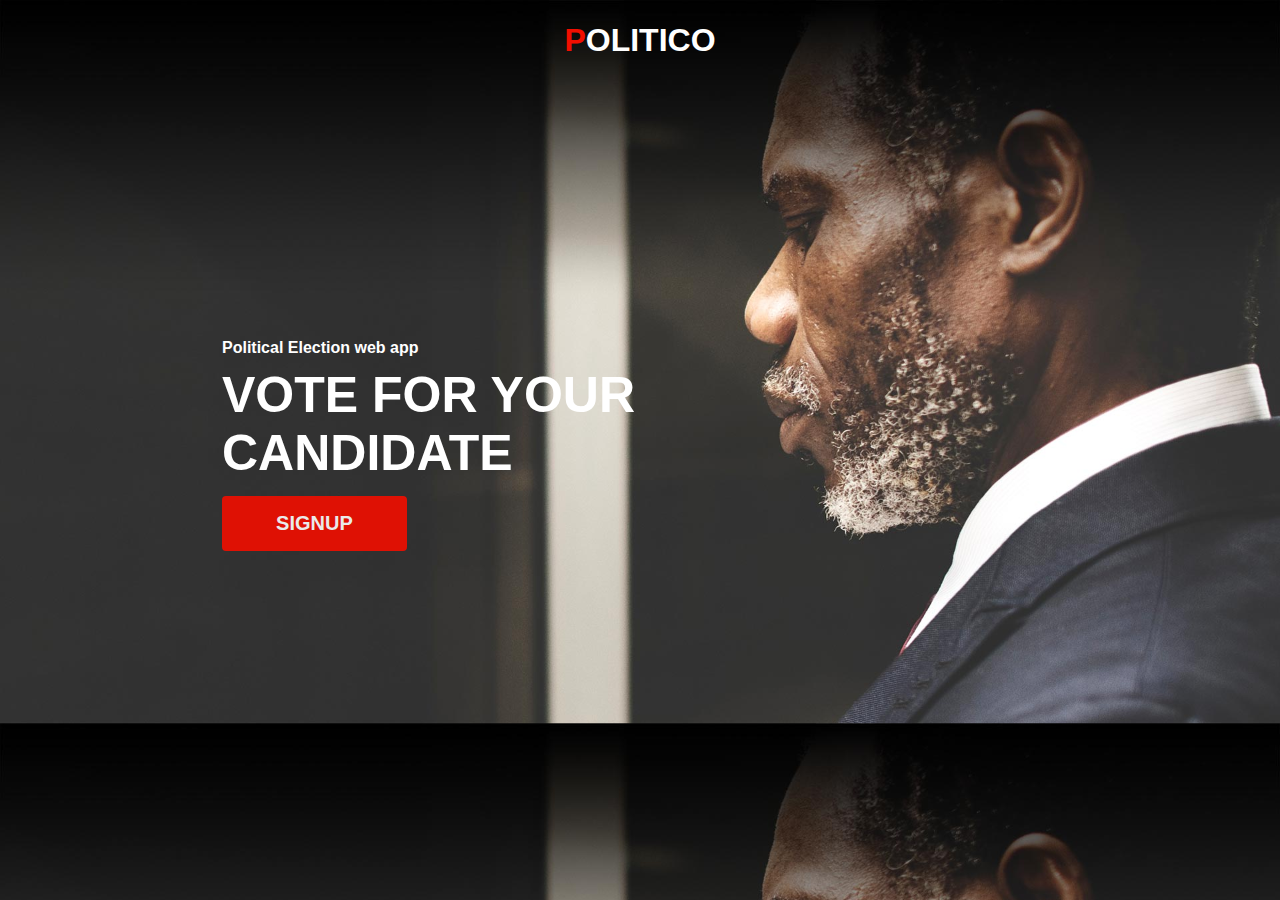
<file: UI/html/index.html>
<!DOCTYPE html>
<html>
  <head>
    <meta name="viewport" content="width=device-width, initial-scale=1.0">
    <!--stylesheet-->
    <link href="../css/authentication/signup.css" rel="stylesheet" type="text/css">
    <link  href="../css/authentication/signin.css" rel="stylesheet" type="text/css">


    <!--Font Awesome-->
    <link rel="stylesheet" href="https://use.fontawesome.com/releases/v5.6.0/css/all.css" integrity="sha384-aOkxzJ5uQz7WBObEZcHvV5JvRW3TUc2rNPA7pe3AwnsUohiw1Vj2Rgx2KSOkF5+h" crossorigin="anonymous">

  </head>
  <body id="body-background2">
    <!--navbar-->
    <nav>
      <a href="../index.html"><h1><span>P</span>OLITICO</h1></a>
    </nav>
    <div class="row" style="padding-bottom: 4%;">
        <div class="column" id="sizeup"> 
          <p id="register-start">Political Election web app</p>
          <p class="register-heading">VOTE FOR YOUR <br /> CANDIDATE</p>
          <div id="control-panel">
            <a href="../meetups/meetups.html"><button id="admin">SIGNUP</button></a>
          </div>
        </div>
        <div class="column">
          
        </div>
      </div>
</body>
</html>
</file>
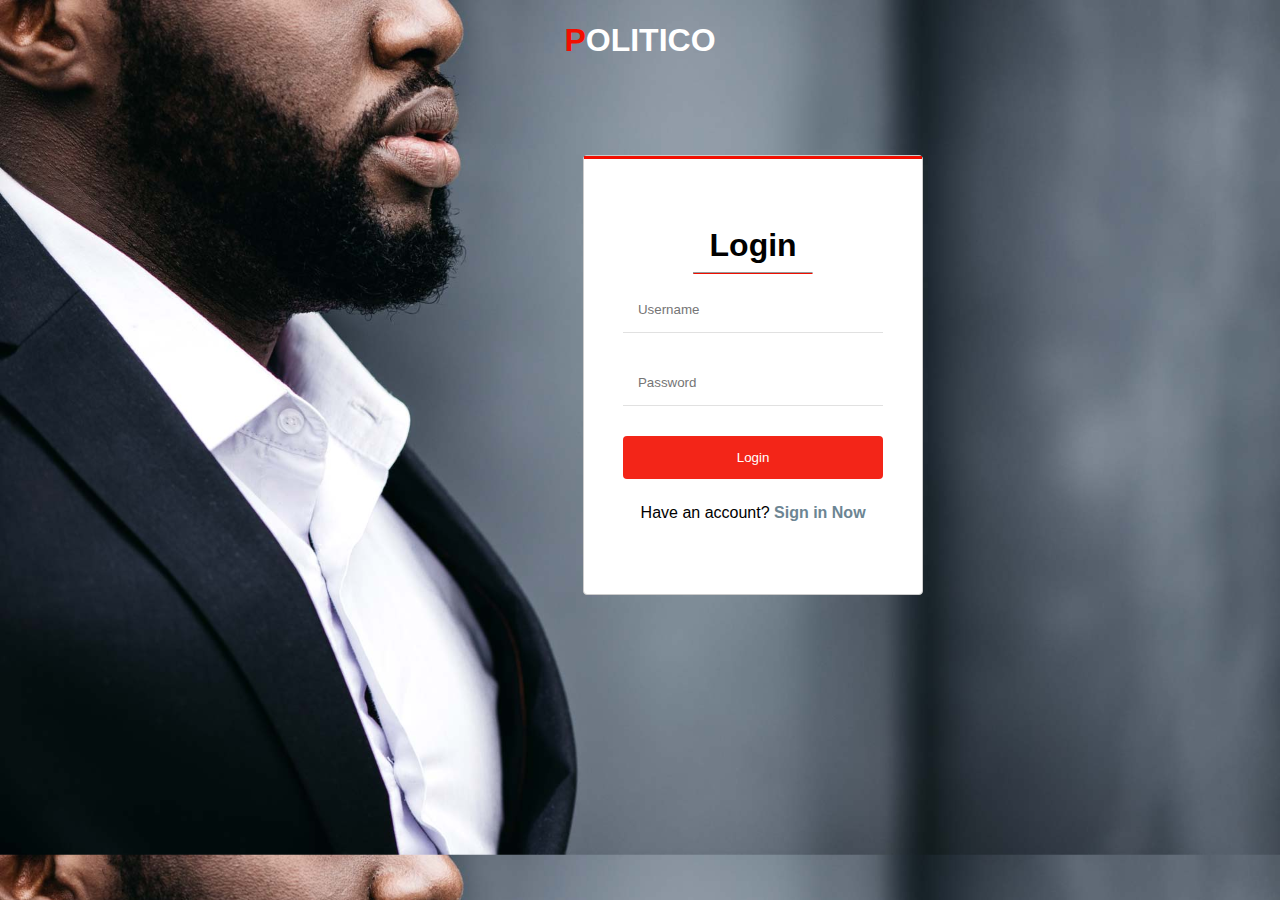
<file: UI/html/authentication/signin.html>
<!DOCTYPE html>
<html>
  <head>
    <meta name="viewport" content="width=device-width, initial-scale=1.0">
    <!--stylesheet-->
    <link href="../../css/authentication/signup.css" rel="stylesheet" type="text/css">

    <!--Font Awesome-->
    <link rel="stylesheet" href="https://use.fontawesome.com/releases/v5.6.0/css/all.css" integrity="sha384-aOkxzJ5uQz7WBObEZcHvV5JvRW3TUc2rNPA7pe3AwnsUohiw1Vj2Rgx2KSOkF5+h" crossorigin="anonymous">

  </head>
  <body id="body-background">
    <!--navbar-->
    <nav>
      <a href="../index.html"><h1><span>P</span>OLITICO</h1></a>
    </nav>
    <div class="row" style="padding-bottom: 4%;">
        <div id="signupcolumn2">
          <form action="#" id="register-form3">
            <div class="signingheader">
              <h1 class="header">Login</h1>
              <hr />
            </div>
            <div class="container">
              
              <input type="text" placeholder="Username" name="email" required>
                
              <input type="password" placeholder="Password" name="psw" required>
    
              <div class="clearfix">
                <a href="../index.html"><button type="submit" class="signupbtn">Login</button></a>
              </div>
              <a href="../political/political.html" id="signin"><p id="signin">Have an account? <span id="inner">Sign in Now</span></p></a>
            </div>
          </form> 
        </div>
      </div>
  </body>
</html>
</file>
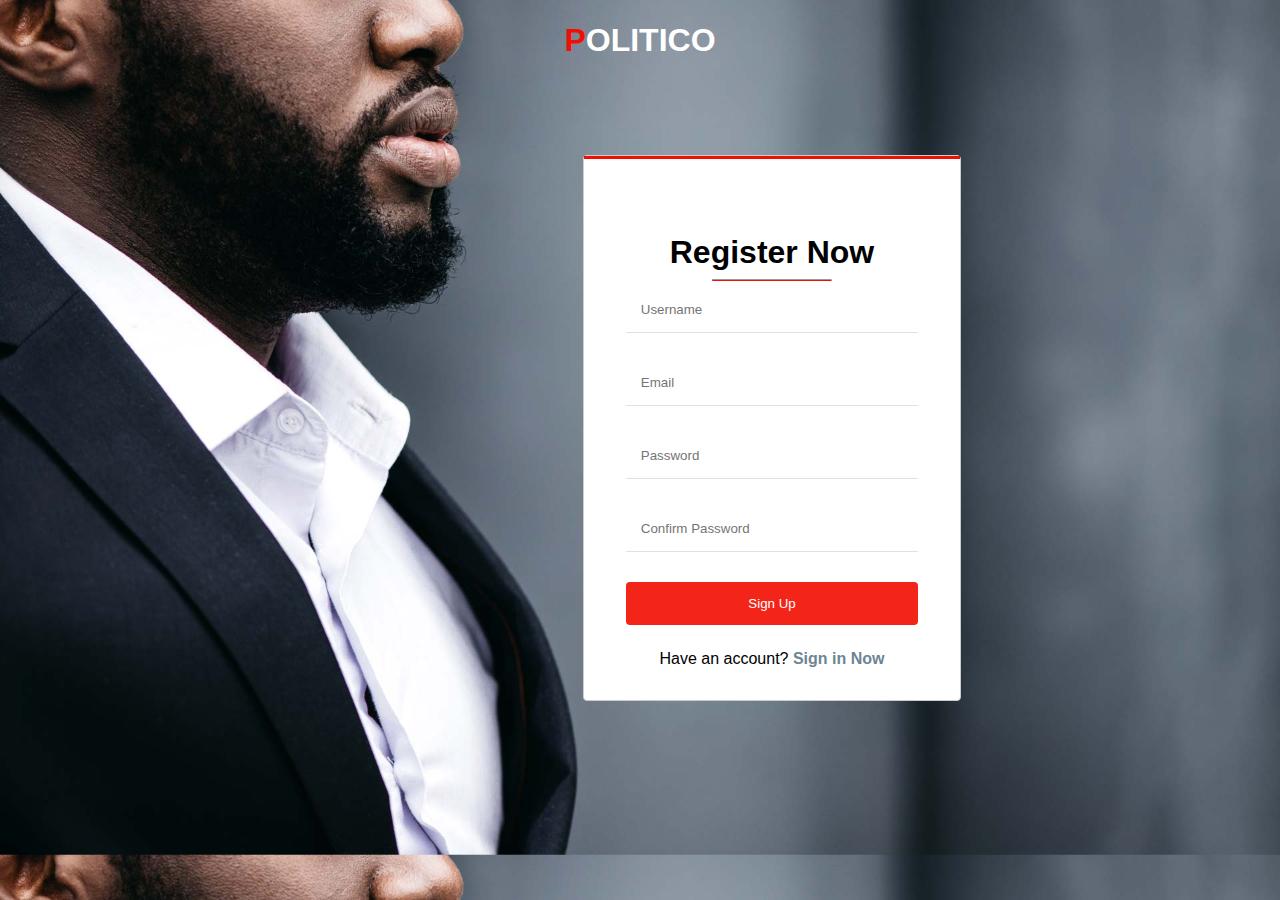
<file: UI/html/authentication/signup.html>
<!DOCTYPE html>
<html>
  <head>
    <meta name="viewport" content="width=device-width, initial-scale=1.0">
    <!--stylesheet-->
    <link href="../../css/authentication/signup.css" rel="stylesheet" type="text/css">

    <!--Font Awesome-->
    <link rel="stylesheet" href="https://use.fontawesome.com/releases/v5.6.0/css/all.css" integrity="sha384-aOkxzJ5uQz7WBObEZcHvV5JvRW3TUc2rNPA7pe3AwnsUohiw1Vj2Rgx2KSOkF5+h" crossorigin="anonymous">

  </head>
  <body id="body-background">
    <!--navbar-->
    <nav>
      <a href="../index.html"><h1><span>P</span>OLITICO</h1></a>
    </nav>
    <div class="row" style="padding-bottom: 4%;">
        <div id="signupcolumn2">
          <form action="#" id="register-form">
            <div class="signingheader">
              <h1 class="header">Register Now</h1>
              <hr />
            </div>
            <div class="container">
              
              <input type="text" placeholder="Username" name="email" required>
    
              <input type="text" placeholder="Email" name="email" required>
            
              <input type="password" placeholder="Password" name="psw" required>
            
              <input type="password" placeholder="Confirm Password" name="psw-repeat" required>
    
              <div class="clearfix">
                <a href="../index.html"><button type="submit" class="signupbtn">Sign Up</button></a>
              </div>
              <a href="signin.html" id="signin"><p id="signin">Have an account? <span id="inner">Sign in Now</span></p></a>
            </div>
          </form> 
        </div>
      </div>
</body>
</html>
</file>
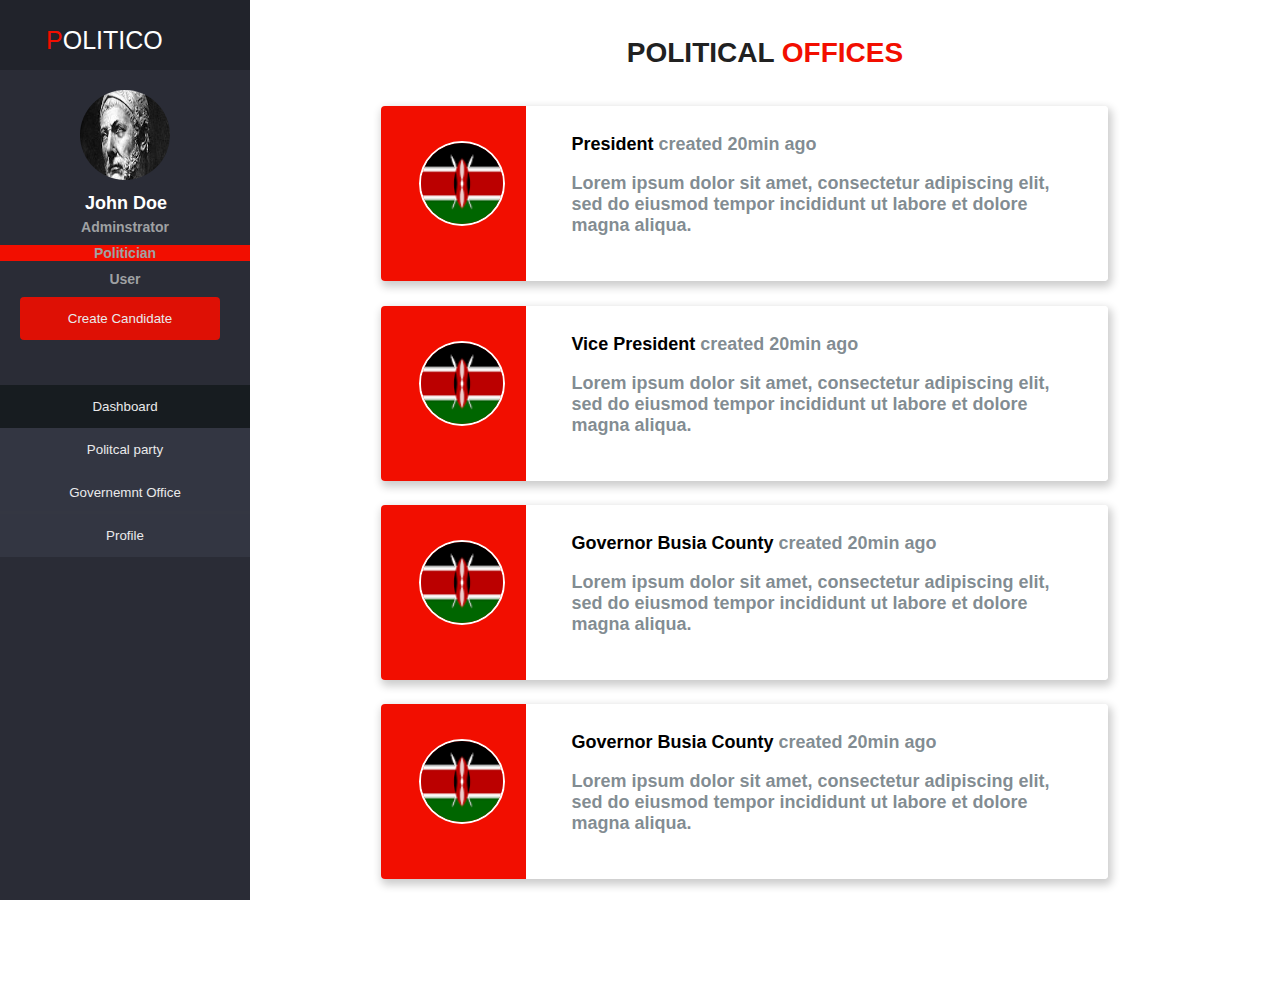
<file: UI/html/candidates/candidate.html>
<!DOCTYPE html>
<html>
  <head>
    <meta name="viewport" content="width=device-width, initial-scale=1.0">
    <!--stylesheet-->
    <link href="../../css/political/political.css" rel="stylesheet" type="text/css">
    
    <!--Font Awesome-->
    <link rel="stylesheet" href="https://use.fontawesome.com/releases/v5.6.0/css/all.css" integrity="sha384-aOkxzJ5uQz7WBObEZcHvV5JvRW3TUc2rNPA7pe3AwnsUohiw1Vj2Rgx2KSOkF5+h" crossorigin="anonymous">
  </head>
  <body>
    <div class="sidenav">
      <div id="header-div">
        <a href="../index.html" id="header">P<span id="header-body">OLITICO</span></a>
      </div>
      <img src="../../img/admin.jpeg" alt="prof pic" id="profilepicture"/>
      <h6 class="name">John Doe</h6>
      <a href="../political/political.html" class="link-button"><h6 class="name2">Adminstrator</h6></a>
      <a href="./candidate.html" class="link-button active"><h6 class="name2" >Politician</h6></a>
      <a href="../political/userPolitical.html" class="link-button"><h6 class="name2">User</h6></a>
      <button id="createparty">Create Candidate</button>
      
      <!--the modal-->
      <div id="myModal" class="modal">

          <div class="modal-content">
            <span class="close">&times;</span>

            <form action="#">
              
              <div class="container">
                
                
                 
                <input type="text" placeholder="Title" name="title" required>

                <input type="text" placeholder="Description" name="description" required>

                <input type="text" placeholder="Profile Picture" name="profile picture">

                <input type="text" placeholder="Leader" name="leader" required>

                <input type="text" placeholder="Leaders Picture" name="leader picture" required>

                <div class="clearfix">
                  <a href="../meetups/meetups.html"><button type="submit" id="signupbtn2">Create Candidate</button></a>
                </div>
              </div>
            </form> 
          </div>
      </div>

      <div id="header-div-body">
        <button class="dashboard">Dashboard</button>
        <a href="../political/political.html" class="link-button"><button class="dashboard2">Politcal party</button></a>
        <a href="../political/office.html" class="link-button"><button class="dashboard2">Governemnt Office</button></a>
        <a href="../political/profile.html" class="link-button"><button class="dashboard2">Profile</button></a>
      </div>

    </div>

    <div class="main">
      <div id="meetups-container">
        <div id="meetup-container">
          <h4>POLITICAL <span id="parties">OFFICES</span></h4>

            <div class="question-div"> 
                <div class="row">
                    <div class="column1" style="background-color:#f20e00;">
                        <img src="../../img/kenya.png" alt="avatar" id="avatar-img">                      
                    </div>
                    <div class="column2" style="background-color:#ffffff;">
                      <p id="column-p"><span>President</span> created 20min ago</p>
                      <p id="column-p">Lorem ipsum dolor sit amet, consectetur adipiscing elit, 
                        sed do eiusmod tempor incididunt ut labore et dolore magna aliqua. 
                      </p>
                      <!-- <div class="icon-result">
                        <i class="fas fa-thumbs-up result" style="color: #ffcf4a;"><span style="color: #ffcf4a;">. 12</span></i>
                        <i class="fas fa-thumbs-down result" style="color: #ff6386;"><span style="color: #ff6386;">. 14</span></i>
                        <a href="../comments/comments.html">
                          <i class="fas fa-comments result" style="color:#00a3ee"><span style="color:#00a3ee">. 2</span></i>
                        </a>
                      </div> -->
                    </div>
                  </div>
            </div>
            <div class="question-div"> 
                <div class="row">
                    <div class="column1" style="background-color:#f20e00;">
                        <img src="../../img/kenya.png" alt="avatar" id="avatar-img">                      
                    </div>
                    <div class="column2" style="background-color:#ffffff;">
                      <p id="column-p"><span>Vice President</span> created 20min ago</p>
                      <p id="column-p">Lorem ipsum dolor sit amet, consectetur adipiscing elit, 
                          sed do eiusmod tempor incididunt ut labore et dolore magna aliqua. </p>
                      <!-- <div class="icon-result">
                        <i class="fas fa-thumbs-up result" style="color: #ffcf4a;"><span style="color: #ffcf4a;">. 12</span></i>
                        <i class="fas fa-thumbs-down result" style="color: #ff6386;"><span style="color: #ff6386;">. 14</span></i>
                        <a href="../comments/comments.html">
                          <i class="fas fa-comments result" style="color:#00a3ee"><span style="color:#00a3ee">. 5</span></i>
                        </a>
                      </div> -->
                    </div>
                  </div>
            </div>
            <div class="question-div"> 
                <div class="row">
                    <div class="column1" style="background-color:#f20e00;">
                        <img src="../../img/kenya.png" alt="avatar" id="avatar-img">                      
                    </div>
                    <div class="column2" style="background-color:#ffffff;">
                      <p id="column-p"><span>Governor Busia County</span> created 20min ago</p>
                      <p id="column-p">Lorem ipsum dolor sit amet, consectetur adipiscing elit, 
                          sed do eiusmod tempor incididunt ut labore et dolore magna aliqua. </p>
                      <!-- <div class="icon-result">
                        <i class="fas fa-thumbs-up result" style="color: #ffcf4a;"><span style="color: #ffcf4a;">. 12</span></i>
                        <i class="fas fa-thumbs-down result" style="color: #ff6386;"><span style="color: #ff6386;">. 14</span></i>
                        <a href="../comments/comments.html">
                          <i class="fas fa-comments result" style="color:#00a3ee"><span style="color:#00a3ee">. 2</span></i>
                        </a>
                      </div> -->
                    </div>
                  </div>
            </div>

            <div class="question-div"> 
              <div class="row">
                  <div class="column1" style="background-color:#f20e00;">
                      <img src="../../img/kenya.png" alt="avatar" id="avatar-img">                      
                  </div>
                  <div class="column2" style="background-color:#ffffff;">
                    <p id="column-p"><span>Governor Busia County</span> created 20min ago</p>
                    <p id="column-p">Lorem ipsum dolor sit amet, consectetur adipiscing elit, 
                        sed do eiusmod tempor incididunt ut labore et dolore magna aliqua. </p>
                    <!-- <div class="icon-result">
                      <i class="fas fa-thumbs-up result" style="color: #ffcf4a;"><span style="color: #ffcf4a;">. 12</span></i>
                      <i class="fas fa-thumbs-down result" style="color: #ff6386;"><span style="color: #ff6386;">. 14</span></i>
                      <a href="../comments/comments.html">
                        <i class="fas fa-comments result" style="color:#00a3ee"><span style="color:#00a3ee">. 2</span></i>
                      </a>
                    </div> -->
                  </div>
                </div>
          </div>
      </div>
    </div>

    <!--custom javascript-->
    <script src="../../js/script.js" ></script>
  </body>
</html>
</file>
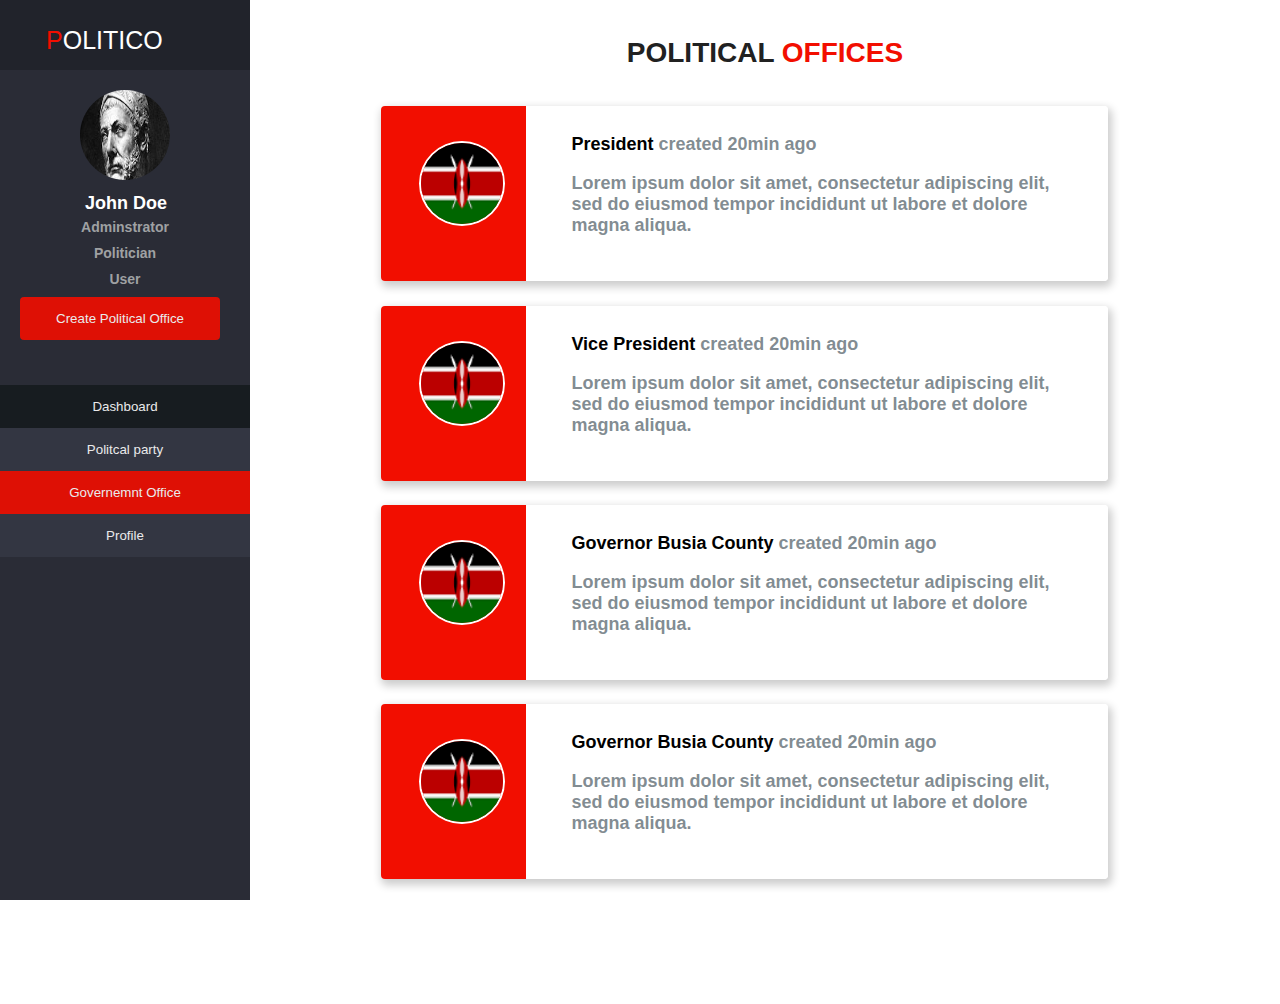
<file: UI/html/political/office.html>
<!DOCTYPE html>
<html>
  <head>
    <meta name="viewport" content="width=device-width, initial-scale=1.0">
    <!--stylesheet-->
    <link href="../../css/political/political.css" rel="stylesheet" type="text/css">
    
    <!--Font Awesome-->
    <link rel="stylesheet" href="https://use.fontawesome.com/releases/v5.6.0/css/all.css" integrity="sha384-aOkxzJ5uQz7WBObEZcHvV5JvRW3TUc2rNPA7pe3AwnsUohiw1Vj2Rgx2KSOkF5+h" crossorigin="anonymous">
  </head>
  <body>
    <div class="sidenav">
      <div id="header-div">
        <a href="../index.html" id="header">P<span id="header-body">OLITICO</span></a>
      </div>
      <img src="../../img/admin.jpeg" alt="prof pic" id="profilepicture"/>
      <h6 class="name">John Doe</h6>
      <a href="./political.html" class="link-button"><h6 class="name2">Adminstrator</h6></a>
      <a href="#" class="link-button"><h6 class="name2" >Politician</h6></a>
      <a href="./userPolitical.html" class="link-button"><h6 class="name2">User</h6></a>
      <button id="createparty">Create Political Office</button>
      
      <!--the modal-->
      <div id="myModal" class="modal">

          <div class="modal-content">
            <span class="close">&times;</span>

            <form action="#">
              
              <div class="container">
                
                
                 
                <input type="text" placeholder="Title" name="title" required>

                <input type="text" placeholder="Description" name="description" required>

                <input type="text" placeholder="Profile Picture" name="profile picture">

                <input type="text" placeholder="Leader" name="leader" required>

                <input type="text" placeholder="Leaders Picture" name="leader picture" required>

                <div class="clearfix">
                  <a href="../meetups/meetups.html"><button type="submit" id="signupbtn2">Create Office</button></a>
                </div>
              </div>
            </form> 
          </div>
      </div>

      <div id="header-div-body">
        <button class="dashboard">Dashboard</button>
        <a href="./political.html" class="link-button"><button class="dashboard2">Politcal party</button></a>
        <a href="./office.html" class="link-button"><button class="active">Governemnt Office</button></a>
        <a href="./profile.html" class="link-button"><button class="dashboard2">Profile</button></a>
      </div>

    </div>

    <div class="main">
      <div id="meetups-container">
        <div id="meetup-container">
          <h4>POLITICAL <span id="parties">OFFICES</span></h4>

            <div class="question-div"> 
                <div class="row">
                    <div class="column1" style="background-color:#f20e00;">
                        <img src="../../img/kenya.png" alt="avatar" id="avatar-img">                      
                    </div>
                    <div class="column2" style="background-color:#ffffff;">
                      <p id="column-p"><span>President</span> created 20min ago</p>
                      <p id="column-p">Lorem ipsum dolor sit amet, consectetur adipiscing elit, 
                        sed do eiusmod tempor incididunt ut labore et dolore magna aliqua. 
                      </p>
                      <!-- <div class="icon-result">
                        <i class="fas fa-thumbs-up result" style="color: #ffcf4a;"><span style="color: #ffcf4a;">. 12</span></i>
                        <i class="fas fa-thumbs-down result" style="color: #ff6386;"><span style="color: #ff6386;">. 14</span></i>
                        <a href="../comments/comments.html">
                          <i class="fas fa-comments result" style="color:#00a3ee"><span style="color:#00a3ee">. 2</span></i>
                        </a>
                      </div> -->
                    </div>
                  </div>
            </div>
            <div class="question-div"> 
                <div class="row">
                    <div class="column1" style="background-color:#f20e00;">
                        <img src="../../img/kenya.png" alt="avatar" id="avatar-img">                      
                    </div>
                    <div class="column2" style="background-color:#ffffff;">
                      <p id="column-p"><span>Vice President</span> created 20min ago</p>
                      <p id="column-p">Lorem ipsum dolor sit amet, consectetur adipiscing elit, 
                          sed do eiusmod tempor incididunt ut labore et dolore magna aliqua. </p>
                      <!-- <div class="icon-result">
                        <i class="fas fa-thumbs-up result" style="color: #ffcf4a;"><span style="color: #ffcf4a;">. 12</span></i>
                        <i class="fas fa-thumbs-down result" style="color: #ff6386;"><span style="color: #ff6386;">. 14</span></i>
                        <a href="../comments/comments.html">
                          <i class="fas fa-comments result" style="color:#00a3ee"><span style="color:#00a3ee">. 5</span></i>
                        </a>
                      </div> -->
                    </div>
                  </div>
            </div>
            <div class="question-div"> 
                <div class="row">
                    <div class="column1" style="background-color:#f20e00;">
                        <img src="../../img/kenya.png" alt="avatar" id="avatar-img">                      
                    </div>
                    <div class="column2" style="background-color:#ffffff;">
                      <p id="column-p"><span>Governor Busia County</span> created 20min ago</p>
                      <p id="column-p">Lorem ipsum dolor sit amet, consectetur adipiscing elit, 
                          sed do eiusmod tempor incididunt ut labore et dolore magna aliqua. </p>
                      <!-- <div class="icon-result">
                        <i class="fas fa-thumbs-up result" style="color: #ffcf4a;"><span style="color: #ffcf4a;">. 12</span></i>
                        <i class="fas fa-thumbs-down result" style="color: #ff6386;"><span style="color: #ff6386;">. 14</span></i>
                        <a href="../comments/comments.html">
                          <i class="fas fa-comments result" style="color:#00a3ee"><span style="color:#00a3ee">. 2</span></i>
                        </a>
                      </div> -->
                    </div>
                  </div>
            </div>

            <div class="question-div"> 
              <div class="row">
                  <div class="column1" style="background-color:#f20e00;">
                      <img src="../../img/kenya.png" alt="avatar" id="avatar-img">                      
                  </div>
                  <div class="column2" style="background-color:#ffffff;">
                    <p id="column-p"><span>Governor Busia County</span> created 20min ago</p>
                    <p id="column-p">Lorem ipsum dolor sit amet, consectetur adipiscing elit, 
                        sed do eiusmod tempor incididunt ut labore et dolore magna aliqua. </p>
                    <!-- <div class="icon-result">
                      <i class="fas fa-thumbs-up result" style="color: #ffcf4a;"><span style="color: #ffcf4a;">. 12</span></i>
                      <i class="fas fa-thumbs-down result" style="color: #ff6386;"><span style="color: #ff6386;">. 14</span></i>
                      <a href="../comments/comments.html">
                        <i class="fas fa-comments result" style="color:#00a3ee"><span style="color:#00a3ee">. 2</span></i>
                      </a>
                    </div> -->
                  </div>
                </div>
          </div>
      </div>
    </div>

    <!--custom javascript-->
    <script src="../../js/script.js" ></script>
  </body>
</html>
</file>
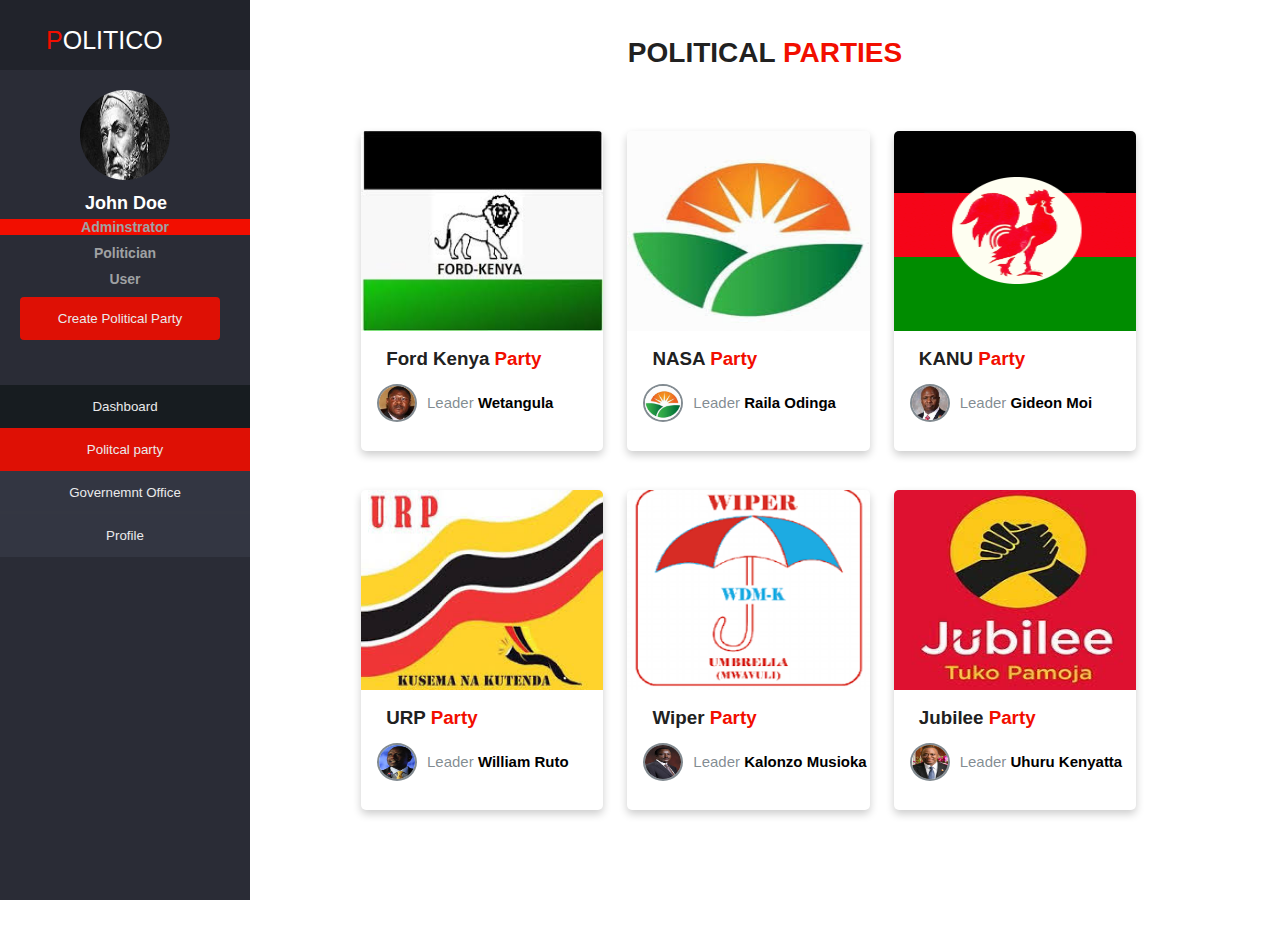
<file: UI/html/political/political.html>
<!DOCTYPE html>
<html>
  <head>
    <meta name="viewport" content="width=device-width, initial-scale=1.0">
    <!--stylesheet-->
    <link href="../../css/political/political.css" rel="stylesheet" type="text/css">
    
    <!--Font Awesome-->
    <link rel="stylesheet" href="https://use.fontawesome.com/releases/v5.6.0/css/all.css" integrity="sha384-aOkxzJ5uQz7WBObEZcHvV5JvRW3TUc2rNPA7pe3AwnsUohiw1Vj2Rgx2KSOkF5+h" crossorigin="anonymous">
  </head>
  <body>
    <div class="sidenav">
      <div id="header-div">
        <a href="../index.html" id="header">P<span id="header-body">OLITICO</span></a>
      </div>
      <img src="../../img/admin.jpeg" alt="prof pic" id="profilepicture"/>
      <h6 class="name">John Doe</h6>
      <a href="./political.html" class="link-button active"><h6 class="name2">Adminstrator</h6></a>
      <a href="../candidates/candidate.html" class="link-button"><h6 class="name2" >Politician</h6></a>
      <a href="./userPolitical.html" class="link-button"><h6 class="name2">User</h6></a>
      <button id="createparty">Create Political Party</button>
      
      <!--the modal-->
      <div id="myModal" class="modal">

          <div class="modal-content">
            <span class="close">&times;</span>

            <form action="#">
              
              <div class="container">
                
                
                 
                <input type="text" placeholder="Title" name="title" required>

                <input type="text" placeholder="Description" name="description" required>

                <input type="text" placeholder="Profile Picture" name="profile picture">

                <input type="text" placeholder="Leader" name="leader" required>

                <input type="text" placeholder="Leaders Picture" name="leader picture" required>

                <div class="clearfix">
                  <a href="../meetups/meetups.html"><button type="submit" id="signupbtn2">Create Party</button></a>
                </div>
              </div>
            </form> 
          </div>
      </div>

      <div id="header-div-body">
        <button class="dashboard">Dashboard</button>
        <a href="./political.html" class="link-button"><button class="active">Politcal party</button></a>
        <a href="./office.html" class="link-button"><button class="dashboard2">Governemnt Office</button></a>
        <a href="./profile.html" class="link-button"><button class="dashboard2">Profile</button></a>
      </div>

    </div>

    <div class="main">
      <div id="meetups-container">
        <h4>POLITICAL <span id="parties">PARTIES</span></h4>
        
          <div class="card">
            <a href="../questions/questions.html">
              <img src="../../img/ford.jpeg" alt="Avatar" style="width:100%">
            </a>

            <div class="container">
              <i class="far fa-edit" id="edit"></i>

              <!--the edit modal-->
              <div id="myModal2" class="modal">

                  <div class="modal-content">
                    <span class="close2">&times;</span>

                    <form action="#">
                      
                      <div class="container">
                        
                        
                        
                        <input type="text" placeholder="Title" name="title" required>

                        <input type="text" placeholder="Description" name="description" required>

                        <input type="text" placeholder="Profile Picture" name="profile picture">

                        <input type="text" placeholder="Leader" name="leader" required>

                        <input type="text" placeholder="Leaders Picture" name="leader picture" required>

                        <div class="clearfix">
                          <a href="../meetups/meetups.html"><button type="submit" id="signupbtn2">Edit Party</button></a>
                        </div>
                      </div>
                    </form> 
                  </div>
              </div>

              <h6 id="card-header"><b>Ford Kenya <span id="card-span">Party</span></b></h6> 
              <i class="fas fa-trash" id="trash"></i> 

               <!--the delete modal-->
               <div id="myModal3" class="modal">

                  <div class="modal-content">
                    <span class="close3">&times;</span>

                    <form action="#">
                      
                      <div class="container">
                        
                        
                        <h4>Are you sure you want to delete Ford Kenya Party?</h4>

                        <div class="clearfix">
                          <a href="../meetups/meetups.html"><button type="submit" id="signupbtn2">Delete Party</button></a>
                        </div>
                      </div>
                    </form> 
                  </div>
              </div>


              <div class="details">
                <img src="../../img/wetangula.jpeg" alt="avatar" />
                <p>Leader <span>Wetangula</span></p> 
              </div>
            </div>
          </div>   

  
          <div class="card">
            <a href="../questions/questions.html">
              <img src="../../img/nasa.jpeg" alt="Avatar" style="width:100%">
            </a>
            <div class="container">
              <i class="far fa-edit" id="edit"></i>

              <h6 id="card-header"><b>NASA <span id="card-span">Party</span></b></h6> 
              <i class="fas fa-trash" id="trash"></i> 
              <div class="details">
                <img src="../../img/nasa.jpeg" alt="avatar" />
                <p>Leader <span>Raila Odinga</span></p> 
              </div>
            </div>
          </div>
  
          <div class="card">
            <a href="../questions/questions.html">
              <img src="../../img/kanu.gif" alt="Avatar" style="width:100%">
            </a>

            <div class="container">
              <i class="far fa-edit" id="edit"></i>
              <h6 id="card-header"><b>KANU <span id="card-span">Party</span></b></h6> 
              <i class="fas fa-trash" id="trash"></i> 
              <div class="details">
                <img src="../../img/gideon.jpeg" alt="avatar" />
                <p>Leader <span>Gideon Moi</span></p> 
              </div>
            </div>
          </div>
  
          <div class="card">
            <a href="../questions/questions.html">
              <img src="../../img/urp.jpeg" alt="Avatar" style="width:100%">
            </a>
              <div class="container">
                <i class="far fa-edit" id="edit"></i>
                <h6 id="card-header"><b>URP <span id="card-span">Party</span></b></h6> 
                <i class="fas fa-trash" id="trash"></i> 
                <div class="details">
                  <img src="../../img/ruto.jpg" alt="avatar" />
                  <p>Leader <span>William Ruto</span></p> 
                </div>
              </div>
          </div>
  
          <div class="card">
            <a href="../questions/questions.html">
              <img src="../../img/wiper.png" alt="Avatar" style="width:100%">
            </a>
            <div class="container">
              <i class="far fa-edit" id="edit"></i>
              <h6 id="card-header"><b>Wiper <span id="card-span">Party</span></b></h6> 
              <i class="fas fa-trash" id="trash"></i> 
              <div class="details">
                <img src="../../img/kalonzo.jpg" alt="avatar" />
                <p>Leader <span>Kalonzo Musioka</span></p> 
              </div>
            </div>
          </div>   
  
          <div class="card">
            <a href="../questions/questions.html">
              <img src="../../img/jubilee2.jpeg" alt="Avatar" style="width:100%">
            </a>
              <div class="container">
                <i class="far fa-edit" id="edit"></i>
                <h6 id="card-header"><b>Jubilee <span id="card-span">Party</span></b></h6> 
                <i class="fas fa-trash" id="trash"></i> 
                <div class="details">
                  <img src="../../img/uhuru.jpg" alt="avatar" />
                  <p>Leader <span>Uhuru Kenyatta</span></p> 
                </div>
              </div>
          </div>
      </div>
    </div>

    <!--custom javascript-->
    <script src="../../js/script.js" ></script>
  </body>
</html>
</file>
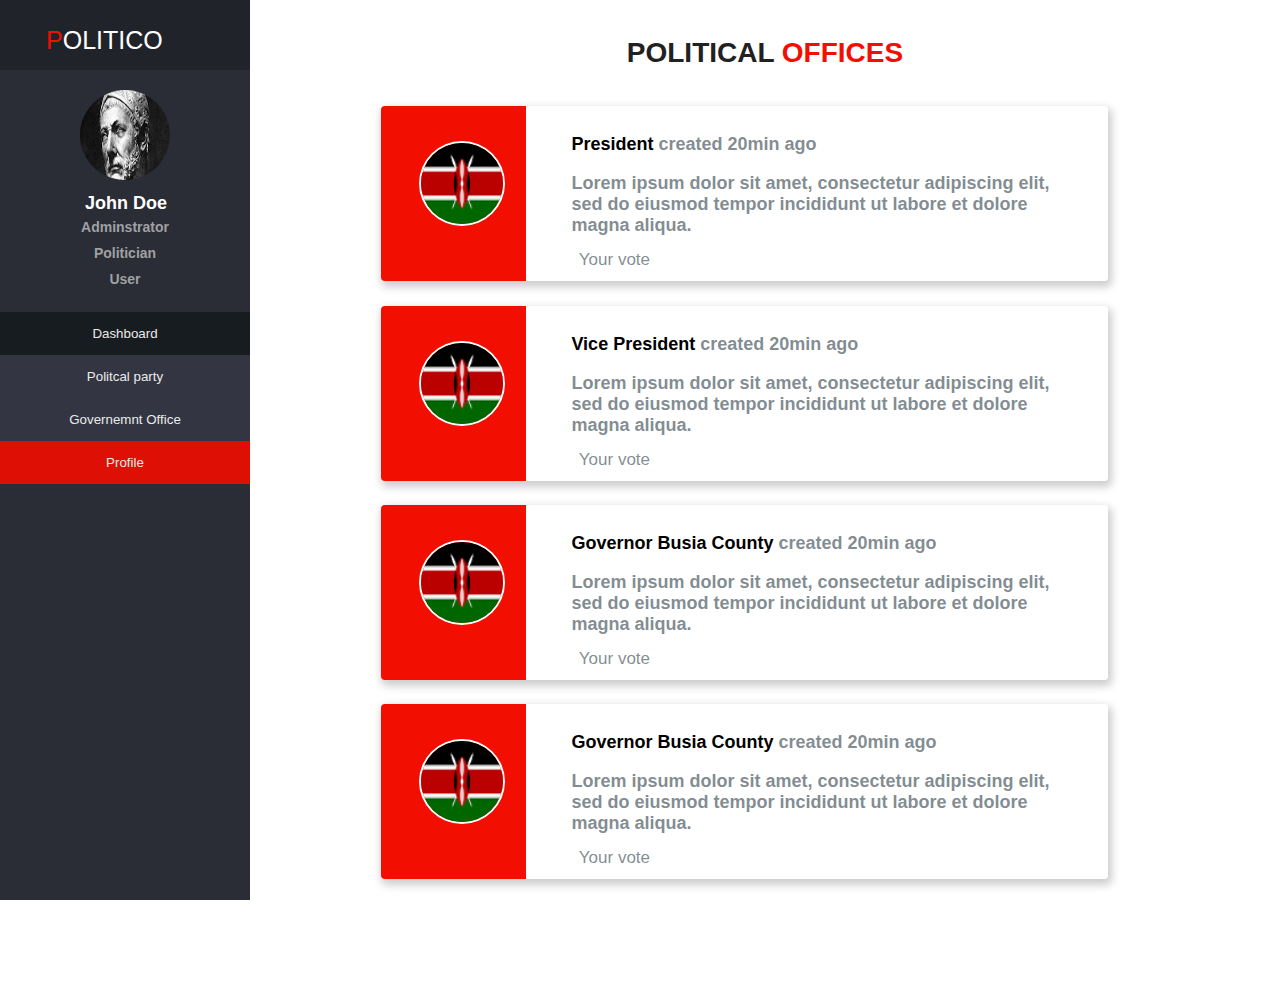
<file: UI/html/political/profile.html>
<!DOCTYPE html>
<html>
  <head>
    <meta name="viewport" content="width=device-width, initial-scale=1.0">
    <!--stylesheet-->
    <link href="../../css/political/political.css" rel="stylesheet" type="text/css">
    
    <!--Font Awesome-->
    <link rel="stylesheet" href="https://use.fontawesome.com/releases/v5.6.0/css/all.css" integrity="sha384-aOkxzJ5uQz7WBObEZcHvV5JvRW3TUc2rNPA7pe3AwnsUohiw1Vj2Rgx2KSOkF5+h" crossorigin="anonymous">
  </head>
  <body>
    <div class="sidenav">
      <div id="header-div">
        <a href="../index.html" id="header">P<span id="header-body">OLITICO</span></a>
      </div>
      <img src="../../img/admin.jpeg" alt="prof pic" id="profilepicture"/>
      <h6 class="name">John Doe</h6>

      <a href="./political.html" class="link-button"><h6 class="name2">Adminstrator</h6></a>
      <a href="../candidates/candidate.html" class="link-button"><h6 class="name2" >Politician</h6></a>
      <a href="./userPolitical.html" class="link-button"><h6 class="name2">User</h6></a>
      
      <!--the modal-->
      <div id="myModal" class="modal">

          <div class="modal-content">
            <span class="close">&times;</span>

            <form action="#">
              
              <div class="container">
                
                
                 
                <input type="text" placeholder="Title" name="title" required>

                <input type="text" placeholder="Description" name="description" required>

                <input type="text" placeholder="Profile Picture" name="profile picture">

                <input type="text" placeholder="Leader" name="leader" required>

                <input type="text" placeholder="Leaders Picture" name="leader picture" required>

                <div class="clearfix">
                  <a href="../meetups/meetups.html"><button type="submit" id="signupbtn2">Create Party</button></a>
                </div>
              </div>
            </form> 
          </div>
      </div>

      <div id="header-div-body">
        <button class="dashboard">Dashboard</button>
        <a href="./political.html" class="link-button"><button class="dashboard2">Politcal party</button></a>
        <a href="./office.html" class="link-button"><button class="dashboard2">Governemnt Office</button></a>
        <a href="./profile.html" class="link-button"><button class="active">Profile</button></a>
      </div>

    </div>

    <div class="main">
      <div id="meetups-container">
        <div id="meetup-container">
          <h4>POLITICAL <span id="parties">OFFICES</span></h4>
    
            <div class="question-div"> 
              <div class="row">
                <div class="column1" style="background-color:#f20e00;">
                  <img src="../../img/kenya.png" alt="avatar" id="avatar-img">                      
                </div>
                <div class="column2" style="background-color:#ffffff;">
                  <p id="column-p"><span>President</span> created 20min ago</p>
                  <p id="column-p">Lorem ipsum dolor sit amet, consectetur adipiscing elit, 
                    sed do eiusmod tempor incididunt ut labore et dolore magna aliqua. 
                  </p>
                  <div class="icon-result">
                    <a href="../votes/votes.html">
                      <i class="fas fa-vote-yea result" style="color:rgba(46,62,72,.6);"></i><span style="color:rgba(46,62,72,.6); font-size: 17px;">Your vote</span>
                    </a>
                </div>
              </div>
            </div>
                </div>
                <div class="question-div"> 
                    <div class="row">
                        <div class="column1" style="background-color:#f20e00;">
                            <img src="../../img/kenya.png" alt="avatar" id="avatar-img">                      
                        </div>
                        <div class="column2" style="background-color:#ffffff;">
                          <p id="column-p"><span>Vice President</span> created 20min ago</p>
                          <p id="column-p">Lorem ipsum dolor sit amet, consectetur adipiscing elit, 
                              sed do eiusmod tempor incididunt ut labore et dolore magna aliqua. </p>
                          <div class="icon-result">
                            <a href="../votes/votes.html">
                              <i class="fas fa-vote-yea result" style="color:rgba(46,62,72,.6);"></i><span style="color:rgba(46,62,72,.6); font-size: 17px;">Your vote</span>
                            </a>
                          </div>
                        </div>
                      </div>
                </div>
                <div class="question-div"> 
                    <div class="row">
                        <div class="column1" style="background-color:#f20e00;">
                            <img src="../../img/kenya.png" alt="avatar" id="avatar-img">                      
                        </div>
                        <div class="column2" style="background-color:#ffffff;">
                          <p id="column-p"><span>Governor Busia County</span> created 20min ago</p>
                          <p id="column-p">Lorem ipsum dolor sit amet, consectetur adipiscing elit, 
                              sed do eiusmod tempor incididunt ut labore et dolore magna aliqua. </p>
                          <div class="icon-result">
                            <a href="../votes/votes.html">
                              <i class="fas fa-vote-yea result" style="color:rgba(46,62,72,.6);"></i><span style="color:rgba(46,62,72,.6); font-size: 17px;">Your vote</span>
                            </a>
                          </div>
                        </div>
                      </div>
                </div>
    
                <div class="question-div"> 
                  <div class="row">
                      <div class="column1" style="background-color:#f20e00;">
                          <img src="../../img/kenya.png" alt="avatar" id="avatar-img">                      
                      </div>
                      <div class="column2" style="background-color:#ffffff;">
                        <p id="column-p"><span>Governor Busia County</span> created 20min ago</p>
                        <p id="column-p">Lorem ipsum dolor sit amet, consectetur adipiscing elit, 
                            sed do eiusmod tempor incididunt ut labore et dolore magna aliqua. </p>
                        <div class="icon-result">
                          <a href="../votes/votes.html" class="politicians">
                            <i class="fas fa-vote-yea result" style="color:rgba(46,62,72,.6);"></i><span style="color:rgba(46,62,72,.6); font-size: 17px;">Your vote</span>
                          </a>
                        </div>
                      </div>
                    </div>
              </div>
    </div>

    <!--custom javascript-->
    <script src="../../js/script.js" ></script>
  </body>
</html>
</file>
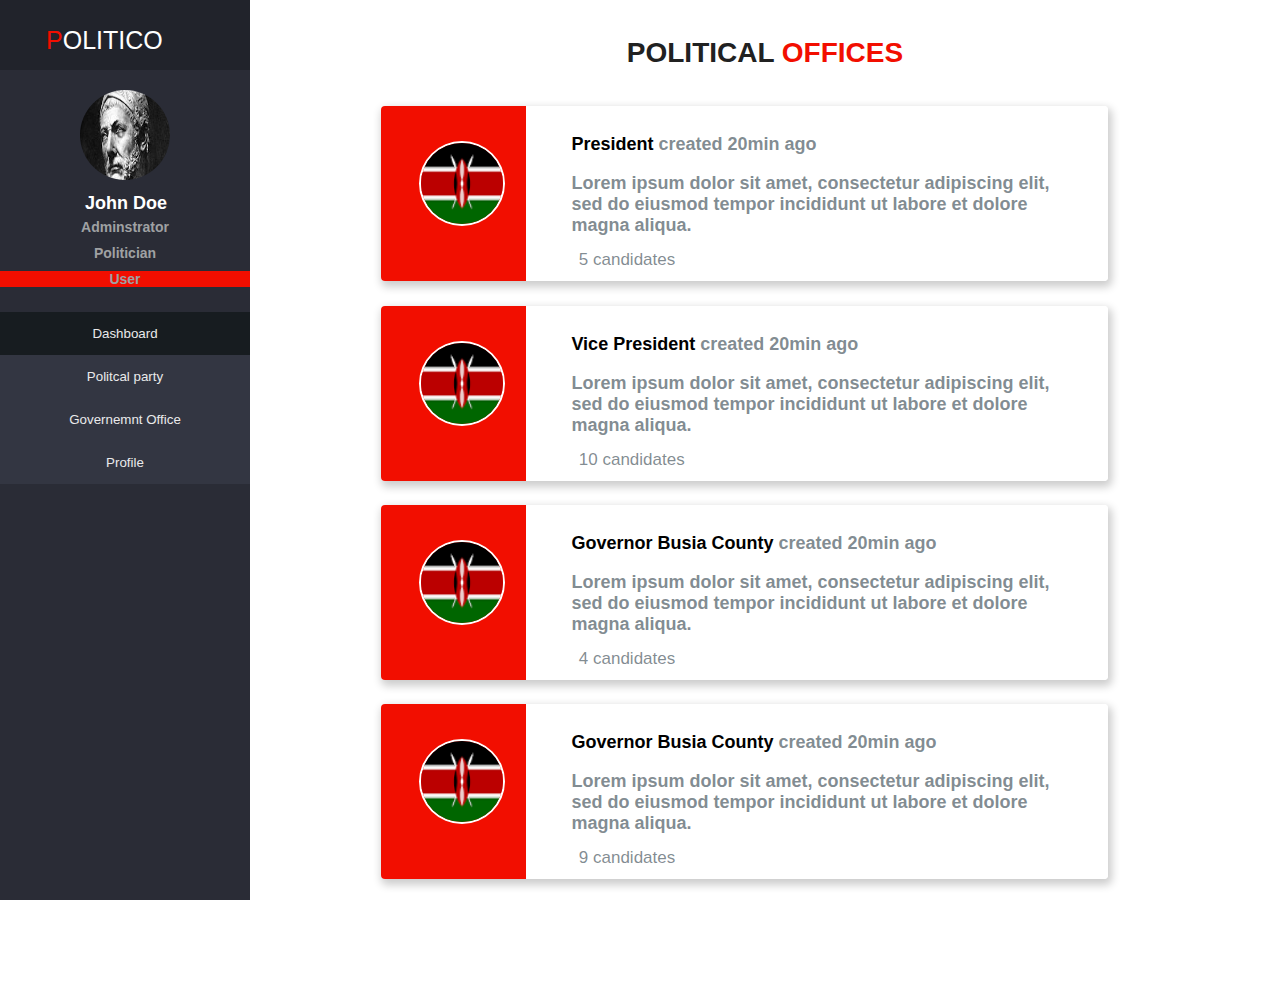
<file: UI/html/political/userPolitical.html>
<!DOCTYPE html>
<html>
  <head>
    <meta name="viewport" content="width=device-width, initial-scale=1.0">
    <!--stylesheet-->
    <link href="../../css/political/political.css" rel="stylesheet" type="text/css">
    
    <!--Font Awesome-->
    <link rel="stylesheet" href="https://use.fontawesome.com/releases/v5.6.0/css/all.css" integrity="sha384-aOkxzJ5uQz7WBObEZcHvV5JvRW3TUc2rNPA7pe3AwnsUohiw1Vj2Rgx2KSOkF5+h" crossorigin="anonymous">
  </head>
  <body>
    <div class="sidenav">
      <div id="header-div">
        <a href="../index.html" id="header">P<span id="header-body">OLITICO</span></a>
      </div>
      <img src="../../img/admin.jpeg" alt="prof pic" id="profilepicture"/>
      <h6 class="name">John Doe</h6>

      <a href="./political.html" class="link-button"><h6 class="name2">Adminstrator</h6></a>
      <a href="../candidates/candidate.html" class="link-button"><h6 class="name2" >Politician</h6></a>
      <a href="./userPolitical.html" class="link-button active"><h6 class="name2">User</h6></a>
      
      <!--the modal-->
      <div id="myModal" class="modal">

          <div class="modal-content">
            <span class="close">&times;</span>

            <form action="#">
              
              <div class="container">
                
                
                 
                <input type="text" placeholder="Title" name="title" required>

                <input type="text" placeholder="Description" name="description" required>

                <input type="text" placeholder="Profile Picture" name="profile picture">

                <input type="text" placeholder="Leader" name="leader" required>

                <input type="text" placeholder="Leaders Picture" name="leader picture" required>

                <div class="clearfix">
                  <a href="../meetups/meetups.html"><button type="submit" id="signupbtn2">Create Party</button></a>
                </div>
              </div>
            </form> 
          </div>
      </div>

      <div id="header-div-body">
        <button class="dashboard">Dashboard</button>
        <a href="./political.html" class="link-button"><button class="dashboard2">Politcal party</button></a>
        <a href="./office.html" class="link-button"><button class="dashboard2">Governemnt Office</button></a>
        <a href="./profile.html" class="link-button"><button class="dashboard2">Profile</button></a>
      </div>

    </div>

    <div class="main">
      <div id="meetups-container">
        <div id="meetup-container">
          <h4>POLITICAL <span id="parties">OFFICES</span></h4>
    
            <div class="question-div"> 
              <div class="row">
                <div class="column1" style="background-color:#f20e00;">
                  <img src="../../img/kenya.png" alt="avatar" id="avatar-img">                      
                </div>
                <div class="column2" style="background-color:#ffffff;">
                  <p id="column-p"><span>President</span> created 20min ago</p>
                  <p id="column-p">Lorem ipsum dolor sit amet, consectetur adipiscing elit, 
                    sed do eiusmod tempor incididunt ut labore et dolore magna aliqua. 
                  </p>
                  <div class="icon-result">
                    <a href="./userPoliticians.html">
                    <i class="fas fa-user result" style="color:rgba(46,62,72,.6);"></i><span style="color:rgba(46,62,72,.6); font-size: 17px;">5 candidates</span>
                  </a>
                </div>
              </div>
            </div>
                </div>
                <div class="question-div"> 
                    <div class="row">
                        <div class="column1" style="background-color:#f20e00;">
                            <img src="../../img/kenya.png" alt="avatar" id="avatar-img">                      
                        </div>
                        <div class="column2" style="background-color:#ffffff;">
                          <p id="column-p"><span>Vice President</span> created 20min ago</p>
                          <p id="column-p">Lorem ipsum dolor sit amet, consectetur adipiscing elit, 
                              sed do eiusmod tempor incididunt ut labore et dolore magna aliqua. </p>
                          <div class="icon-result">
                            <a href="./userPoliticians.html">
                              <i class="fas fa-user result" style="color:rgba(46,62,72,.6);"></i><span style="color:rgba(46,62,72,.6); font-size: 17px;">10 candidates</span>
                            </a>
                          </div>
                        </div>
                      </div>
                </div>
                <div class="question-div"> 
                    <div class="row">
                        <div class="column1" style="background-color:#f20e00;">
                            <img src="../../img/kenya.png" alt="avatar" id="avatar-img">                      
                        </div>
                        <div class="column2" style="background-color:#ffffff;">
                          <p id="column-p"><span>Governor Busia County</span> created 20min ago</p>
                          <p id="column-p">Lorem ipsum dolor sit amet, consectetur adipiscing elit, 
                              sed do eiusmod tempor incididunt ut labore et dolore magna aliqua. </p>
                          <div class="icon-result">
                            <a href="./userPoliticians.html">
                              <i class="fas fa-user result" style="color:rgba(46,62,72,.6);"></i><span style="color:rgba(46,62,72,.6); font-size: 17px;">4 candidates</span>
                            </a>
                          </div>
                        </div>
                      </div>
                </div>
    
                <div class="question-div"> 
                  <div class="row">
                      <div class="column1" style="background-color:#f20e00;">
                          <img src="../../img/kenya.png" alt="avatar" id="avatar-img">                      
                      </div>
                      <div class="column2" style="background-color:#ffffff;">
                        <p id="column-p"><span>Governor Busia County</span> created 20min ago</p>
                        <p id="column-p">Lorem ipsum dolor sit amet, consectetur adipiscing elit, 
                            sed do eiusmod tempor incididunt ut labore et dolore magna aliqua. </p>
                        <div class="icon-result">
                          <a href="./userPoliticians.html" class="politicians">
                            <i class="fas fa-user result" style="color:rgba(46,62,72,.6);"></i><span style="color:rgba(46,62,72,.6); font-size: 17px;">9 candidates</span>
                          </a>
                        </div>
                      </div>
                    </div>
              </div>
    </div>

    <!--custom javascript-->
    <script src="../../js/script.js" ></script>
  </body>
</html>
</file>
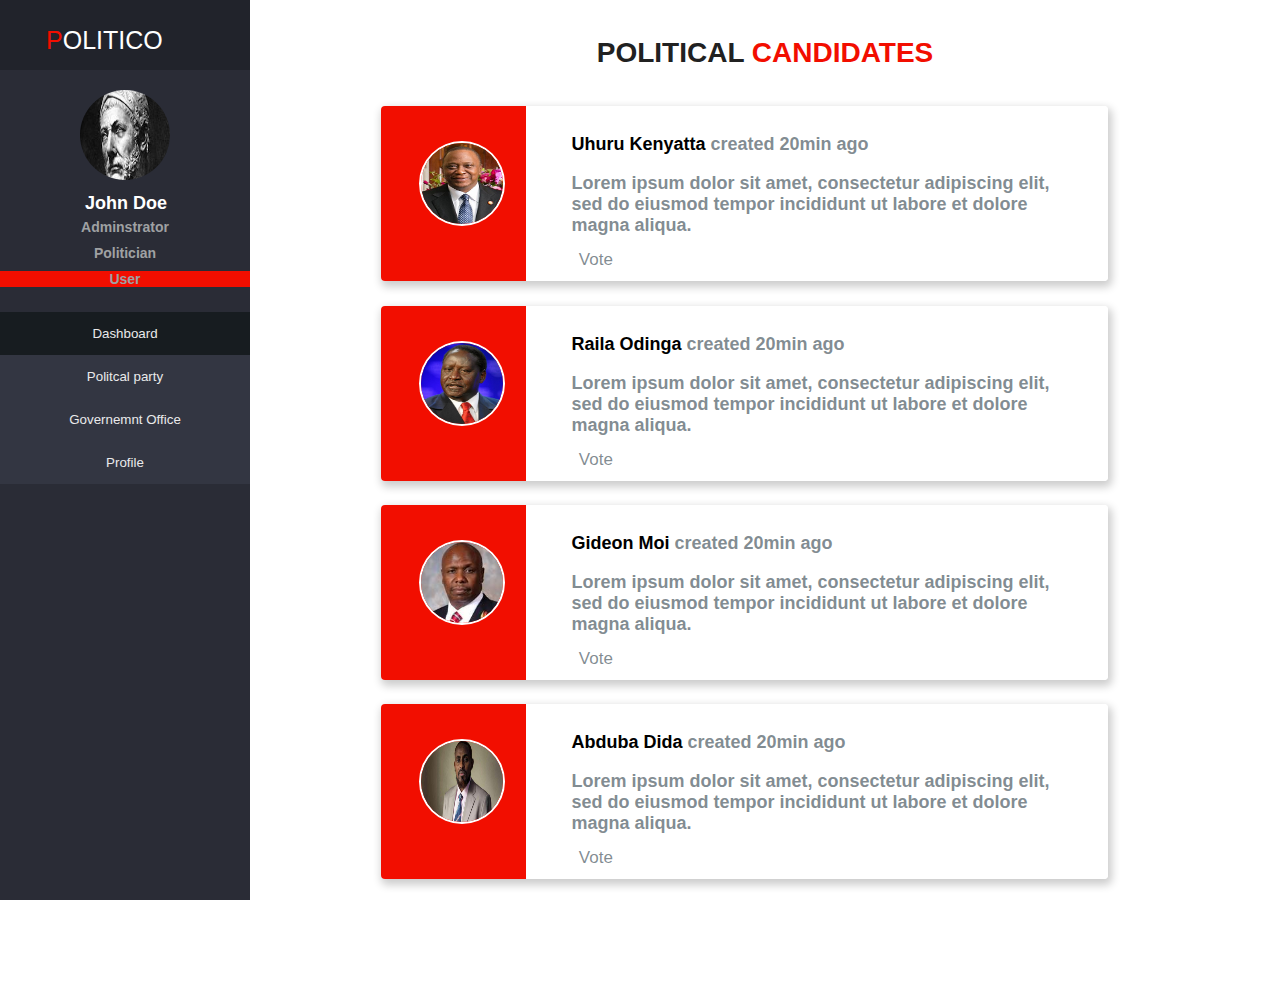
<file: UI/html/political/userPoliticians.html>
<!DOCTYPE html>
<html>
  <head>
    <meta name="viewport" content="width=device-width, initial-scale=1.0">
    <!--stylesheet-->
    <link href="../../css/political/political.css" rel="stylesheet" type="text/css">
    
    <!--Font Awesome-->
    <link rel="stylesheet" href="https://use.fontawesome.com/releases/v5.6.0/css/all.css" integrity="sha384-aOkxzJ5uQz7WBObEZcHvV5JvRW3TUc2rNPA7pe3AwnsUohiw1Vj2Rgx2KSOkF5+h" crossorigin="anonymous">
  </head>
  <body>
    <div class="sidenav">
      <div id="header-div">
        <a href="../index.html" id="header">P<span id="header-body">OLITICO</span></a>
      </div>
      <img src="../../img/admin.jpeg" alt="prof pic" id="profilepicture"/>
      <h6 class="name">John Doe</h6>

      <a href="./political.html" class="link-button"><h6 class="name2">Adminstrator</h6></a>
      <a href="../candidates/candidate.html" class="link-button"><h6 class="name2" >Politician</h6></a>
      <a href="./userPolitical.html" class="link-button active"><h6 class="name2">User</h6></a>

      <div id="header-div-body">
        <button class="dashboard">Dashboard</button>
        <a href="./political.html" class="link-button"><button class="dashboard2">Politcal party</button></a>
        <a href="./office.html" class="link-button"><button class="dashboard2">Governemnt Office</button></a>
        <a href="./profile.html" class="link-button"><button class="dashboard2">Profile</button></a>
      </div>

    </div>

    <div class="main">
        <div id="meetups-container">
            <div id="meetup-container">
              <h4>POLITICAL <span id="parties">CANDIDATES</span></h4>
    
                <div class="question-div"> 
                    <div class="row">
                        <div class="column1" style="background-color:#f20e00;">
                            <img src="../../img/uhuru.jpg" alt="avatar" id="avatar-img">                      
                        </div>
                        <div class="column2" style="background-color:#ffffff;">
                          <p id="column-p"><span>Uhuru Kenyatta</span> created 20min ago</p>
                          <p id="column-p">Lorem ipsum dolor sit amet, consectetur adipiscing elit, 
                            sed do eiusmod tempor incididunt ut labore et dolore magna aliqua. 
                          </p>
                          <div class="icon-result">
                              <a href="./userPoliticians.html">
                                <i class="fas fa-vote-yea result" id="votebutton" style="color:rgba(46,62,72,.6);"></i><span id="votebutton" style="color:rgba(46,62,72,.6); font-size: 17px;">Vote</span>

                                <!--the vote modal-->
                                <div id="myModal4" class="modal">

                                    <div class="modal-content">
                                      <span class="close4">&times;</span>

                                      <form action="#">
                                        
                                        <div class="container">
                                          
                                          
                                          
                                          <input type="text" placeholder="Title" name="title" required>

                                          <input type="text" placeholder="Description" name="description" required>

                                          <input type="text" placeholder="Profile Picture" name="profile picture">

                                          <input type="text" placeholder="Leader" name="leader" required>

                                          <input type="text" placeholder="Leaders Picture" name="leader picture" required>

                                          <div class="clearfix">
                                            <a href="../meetups/meetups.html"><button type="submit" id="signupbtn2">Create Office</button></a>
                                          </div>
                                        </div>
                                      </form> 
                                    </div>
                                </div>
                              </a>
                            </div>
                        </div>
                      </div>
                </div>
                <div class="question-div"> 
                    <div class="row">
                        <div class="column1" style="background-color:#f20e00;">
                            <img src="../../img/raila.jpg" alt="avatar" id="avatar-img">                      
                        </div>
                        <div class="column2" style="background-color:#ffffff;">
                          <p id="column-p"><span>Raila Odinga</span> created 20min ago</p>
                          <p id="column-p">Lorem ipsum dolor sit amet, consectetur adipiscing elit, 
                              sed do eiusmod tempor incididunt ut labore et dolore magna aliqua. </p>
                              <div class="icon-result">
                                  <a href="./userPoliticians.html">
                                    <i class="fas fa-vote-yea result" style="color:rgba(46,62,72,.6);"></i><span style="color:rgba(46,62,72,.6); font-size: 17px;">Vote</span>
                                  </a>
                                </div>    
                          </div>
                      </div>
                </div>
                <div class="question-div"> 
                    <div class="row">
                        <div class="column1" style="background-color:#f20e00;">
                            <img src="../../img/gideon.jpeg" alt="avatar" id="avatar-img">                      
                        </div>
                        <div class="column2" style="background-color:#ffffff;">
                          <p id="column-p"><span>Gideon Moi</span> created 20min ago</p>
                          <p id="column-p">Lorem ipsum dolor sit amet, consectetur adipiscing elit, 
                              sed do eiusmod tempor incididunt ut labore et dolore magna aliqua. </p>
                          <div class="icon-result">
                            <a href="./userPoliticians.html">
                              <i class="fas fa-vote-yea result" style="color:rgba(46,62,72,.6);"></i><span style="color:rgba(46,62,72,.6); font-size: 17px;">Vote</span>
                            </a>
                          </div>                        
                        </div>
                      </div>
                </div>
    
                <div class="question-div"> 
                  <div class="row">
                      <div class="column1" style="background-color:#f20e00;">
                          <img src="../../img/dida.jpg" alt="avatar" id="avatar-img">                      
                      </div>
                      <div class="column2" style="background-color:#ffffff;">
                        <p id="column-p"><span>Abduba Dida</span> created 20min ago</p>
                        <p id="column-p">Lorem ipsum dolor sit amet, consectetur adipiscing elit, 
                            sed do eiusmod tempor incididunt ut labore et dolore magna aliqua. </p>
                        <div class="icon-result">
                          <a href="./userPoliticians.html">
                            <i class="fas fa-vote-yea result" style="color:rgba(46,62,72,.6);"></i><span style="color:rgba(46,62,72,.6); font-size: 17px;">Vote</span>
                          </a>
                        </div>
                      </div>
                    </div>
              </div>
          </div>
    </div>

    <!--custom javascript-->
    <script src="../../js/script.js" ></script>
  </body>
</html>
</file>
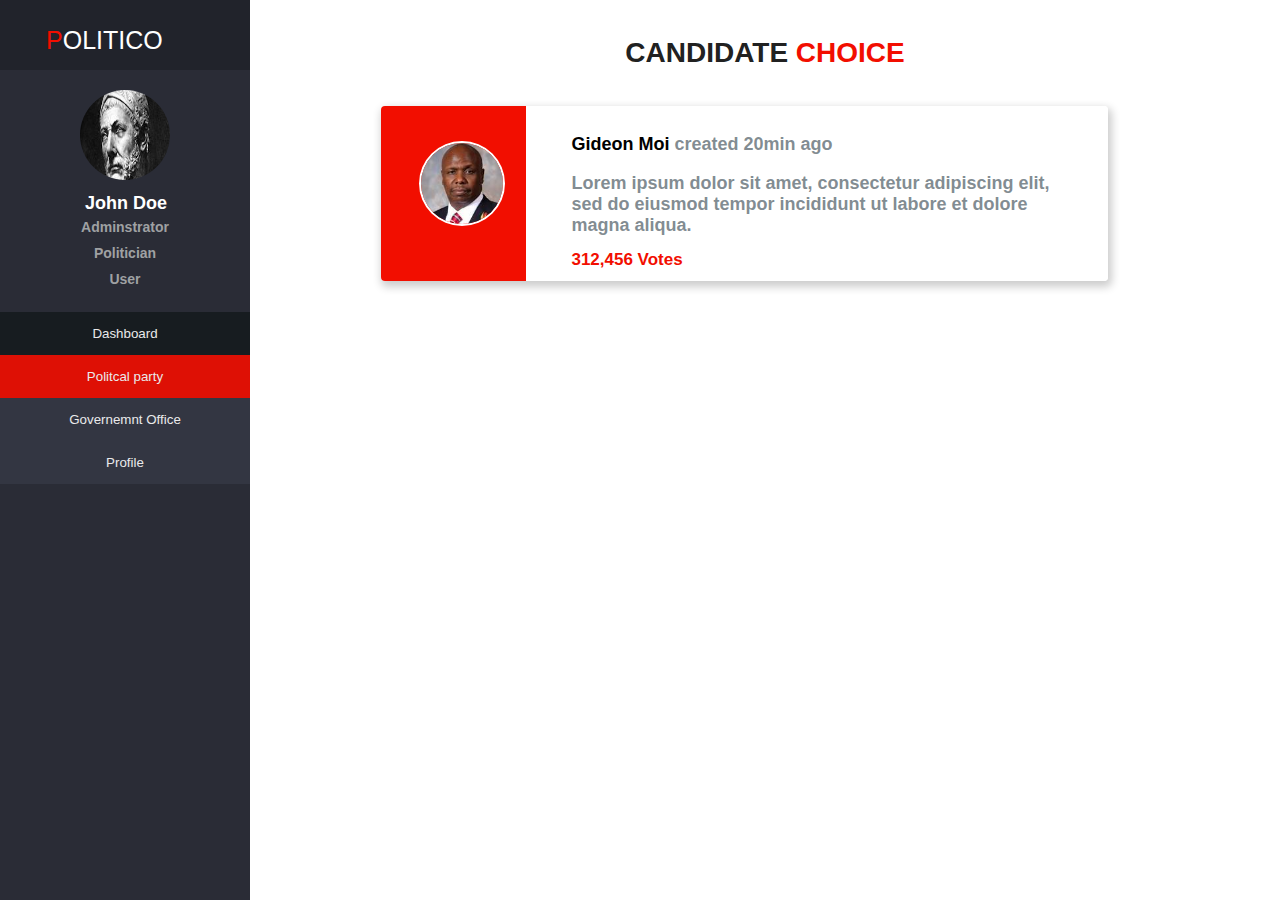
<file: UI/html/votes/votes.html>
<!DOCTYPE html>
<html>
  <head>
    <meta name="viewport" content="width=device-width, initial-scale=1.0">
    <!--stylesheet-->
    <link href="../../css/political/political.css" rel="stylesheet" type="text/css">
    
    <!--Font Awesome-->
    <link rel="stylesheet" href="https://use.fontawesome.com/releases/v5.6.0/css/all.css" integrity="sha384-aOkxzJ5uQz7WBObEZcHvV5JvRW3TUc2rNPA7pe3AwnsUohiw1Vj2Rgx2KSOkF5+h" crossorigin="anonymous">
  </head>
  <body>
    <div class="sidenav">
      <div id="header-div">
        <a href="../index.html" id="header">P<span id="header-body">OLITICO</span></a>
      </div>
      <img src="../../img/admin.jpeg" alt="prof pic" id="profilepicture"/>
      <h6 class="name">John Doe</h6>

      <a href="./political.html" class="link-button"><h6 class="name2">Adminstrator</h6></a>
      <a href="../candidates/candidate.html" class="link-button"><h6 class="name2" >Politician</h6></a>
      <a href="./userPolitical.html" class="link-button"><h6 class="name2">User</h6></a>
      
      <!--the modal-->
      <div id="myModal" class="modal">

          <div class="modal-content">
            <span class="close">&times;</span>

            <form action="#">
              
              <div class="container">
                
                
                 
                <input type="text" placeholder="Title" name="title" required>

                <input type="text" placeholder="Description" name="description" required>

                <input type="text" placeholder="Profile Picture" name="profile picture">

                <input type="text" placeholder="Leader" name="leader" required>

                <input type="text" placeholder="Leaders Picture" name="leader picture" required>

                <div class="clearfix">
                  <a href="../meetups/meetups.html"><button type="submit" id="signupbtn2">Create Party</button></a>
                </div>
              </div>
            </form> 
          </div>
      </div>

      <div id="header-div-body">
        <button class="dashboard">Dashboard</button>
        <a href="../political/political.html" class="link-button"><button class="active">Politcal party</button></a>
        <a href="../political/office.html" class="link-button"><button class="dashboard2">Governemnt Office</button></a>
        <a href="../political/profile.html" class="link-button"><button class="dashboard2">Profile</button></a>
      </div>

    </div>

    <div class="main">
        <div id="meetups-container">
            <div id="meetup-container">
              <h4>CANDIDATE <span id="parties">CHOICE</span></h4>
                
                <div class="question-div"> 
                    <div class="row">
                        <div class="column1" style="background-color:#f20e00;">
                            <img src="../../img/gideon.jpeg" alt="avatar" id="avatar-img">                      
                        </div>
                        <div class="column2" style="background-color:#ffffff;">
                          <p id="column-p"><span>Gideon Moi</span> created 20min ago</p>
                          <p id="column-p">Lorem ipsum dolor sit amet, consectetur adipiscing elit, 
                              sed do eiusmod tempor incididunt ut labore et dolore magna aliqua. </p>
                          <div class="icon-result">
                            <a href="./userPoliticians.html">
                              <span style="color:#f20e00; font-weight: bold; font-size: 17px;">312,456 Votes</span>
                            </a>
                          </div>                        
                        </div>
                      </div>
                </div>
    
               
          </div>
    </div>

    <!--custom javascript-->
    <script src="../../js/script.js" ></script>
  </body>
</html>
</file>
<file: UI/css/authentication/signup.css>
* {
  box-sizing: border-box;
}

body {
  font-family:sans-serif, 'Roboto'; 
  margin: 0px;
  padding: 0px;
  background-image: url("../../img/politico2.jpg");
  background-size: cover;
}

body nav {
  background-color: transparent;
  padding: 1px;
  text-align:center;
  font-weight: bold;
}

body nav span {
  color: #f20e00;
  font-weight: bold;
}

nav a {
  text-decoration: none;
}

nav h1 {
  color: #ffffff;
  font-weight: bold;
  text-align: center;
}

.column {
  float: left;
  width: 50%;
  height: auto;
  padding: 10px;
  background-color: transparent;
}

.row:after {
  content: "";
  display: table;
  clear: both;
}

.register-heading {
  color: #ffffff;
  margin-top: 2%;
  margin-left: 5%;
  margin-bottom: 6px;
  font-size: 50px;
  font-weight: bold;
}

#control-panel {
  width: 70%;
  margin-left: 5%;
  margin-top: 0px;
}

#control-panel a {
  text-decoration: none;
}

#admin {
  color: #fff;
  background-color: #f20e00;
  border: 2px solid #f20e00;
  width: 60%;
  display: inline;
  margin-right: 3%;
  font-weight: bold;
  font-size: 20px;
}

#signup-admin {
  color: #fff;
  background-color: #f20e00;
  border: 2px solid #f20e00;
  width: 40%;
  display: inline;
  margin-right: 3%;
  font-weight: bold;
  font-size: 20px; 
  float: right; 
}

#signup-admin:hover {
  background-color: transparent;
  border: 2px solid #fff;  
}

#admin:hover {
  background-color: transparent;
  border: 2px solid #fff;
}

#sizeup {
  padding-top: 90px;
  padding-left: 200px;
  padding-bottom: 0px;
  padding-right: 0px;
}

#register-login {
  color: #fff;
  background-color: transparent;
  border: 2px solid #ffffff;
  width: 40%;
  display: inline;
  font-weight: bold;
  font-size: 20px;
}

#register-login:hover {
  background-color: #00c1c1;
  border: 2px solid #00c1c1;
}

#register-form {
  border: 0.5px solid #ccc; 
  width: 30%; 
  padding-top: 0px; 
  border-radius: 4px;  
  position: relative; 
  top: 10%; 
  left: 30%;
  background-color: #ffffff;
  margin-top: 5%;
  margin-right: 0px;
  margin-left: 195px;
}

#register-form3 {
  border: 0.5px solid #ccc; 
  width: 27%; 
  padding-bottom: 40px; 
  border-radius: 4px;  
  position: relative; 
  top: 10%; 
  left: 30%;
  background-color: #ffffff;
  margin-top: 5%;
  margin-right: 0px;
  margin-left: 195px;
}

#signupcolumn2 {
  width: 100%;
  height: auto;
  padding: 10px;
  background-color: transparent;
}

#register-start {
  margin-top: 38%;
  margin-left: 5%;
  margin-bottom: 0px;
  color: #ffffff;
  font-weight: bold;
}


#form {
  padding-top: 3%;
  padding-left: 35%;
  padding-bottom: 5%;
  height: 100%;
  margin-bottom: 0px;
}

.icon {
  font-size: 85px;
  margin-left: 1%;
}

.header {
  text-align: center;
  color: #000;
  margin-top: 0px;
  margin-bottom: 0px;
}

.header2 {
  text-align: center;
  color: #ffffff;
  margin-bottom: 0px;  
  font-weight: bold;
}

#green {
  color: green;
}

input[type=text], input[type=password] {
  width: 85%;
  padding: 15px;
  margin: 5px 0 22px 7.5%;
  display: inline-block;
  border-top: none;
  border-left: none;
  border-right: none;
  border-bottom: 1px solid #e1e1e1;
  background: transparent;
}

input[type=text]:focus, input[type=password]:focus {
  outline: none;
}

button {
  background-color: #2d6ff7;
  color: white;
  padding: 14px 20px;
  margin: 8px 0;
  border: none;
  cursor: pointer;
  width: 100%;
  opacity: 0.9;
  border-radius: 4px;
}

.signingheader {
  background-color: #ffffff;
  height: 110px;
  padding-top: 20%;
  border-top: 3px solid #f20e00;
}

.signingheader hr {
  height: 1px;
  width: 120px;
  border-bottom: 1px solid#f20e00;
  background-color: #f20e00;
}

button:hover {
  opacity:1;
}

.container {
  padding: 16px;
}

/* Clear floats */
.clearfix::after {
  content: "";
  clear: both;
  display: table;
}

.signupbtn {
    background-color:#f20e00;
    color: white;
    padding: 14px 20px;
    margin-top: 8px;
    margin-bottom: 8px;
    margin-left: 7.5%;
    border: none;
    cursor: pointer;
    width: 85%;
    opacity: 0.9;
    border-radius: 4px;
}

.signupbtn:hover {
  background-color: #f20e00;
  opacity: 0.7;
}

#signin {
  text-align: center;
  margin-top: 17px;
  text-decoration: none;
  color: black;
}


#inner {
  color: #6c8593;
  font-weight: bold;
}

.label {
  color: #7c7f85;
}

.label2 {
  color: #de2b2b;
  margin-left: 5px;
}


/* Responsive layout - makes the three columns stack on top of each other instead of next to each other */
@media screen and (max-width: 600px) {
  .column {
    width: 100%;
  }

  #register-start {
    text-align: center;
    margin-bottom: 3%;
  }

  .register-heading {
    text-align: center;
  }

  #control-panel {
    width: 100%;
    margin-left: 2%;
  }

  #admin {
    width: 45%;
  }

  #register-login {
    width: 45%;
  }

  #register-form {
    width: 93%;
    left: 3%;
  }

}
</file>
<file: UI/css/authentication/signin.css>
* {
  box-sizing: border-box;
}

#body-background2 {
  font-family:sans-serif, 'Roboto'; 
  margin: 0px;
  padding: 0px;
  background-image: url("../../img/polico.jpg");
}

#register-login2 {
  color: #fff;
  background-color: #00c1c1;
  border: 2px solid #00c1c1;
  width: 40%;
  display: inline;
  font-weight: bold;
  font-size: 20px;
}

#register-login2:hover {
  background-color: transparent;
  border: 2px solid #ffffff;
}
  
.signinbody {
  background-color: #ffffff;
  height: 110px;
  padding: 3% 12% 15% 14%;
}

.signinbody p {
  text-align: center;
  color: #888888;
  font-size: 21px;
}

#icon2 {
  font-size: 75px;
  margin-left: 1%;
}

@media only screen and (max-width:620px) {
  /* For mobile phones: */
  #icon2 {
    font-size: 60px;
    margin-left: 1%; 
  }

  .signinbody {
    padding: 3% 10% 12% 12%;
  }
}

@media only screen and (min-width:760px) and (max-width: 1024px){
  #icon2 {
    font-size: 60px;
    margin-left: 1%; 
  }

  .signinbody {
    padding: 3% 10% 12% 12%;
  }

  #register-form {
    width: 70%;
  }
}
</file>
<file: UI/css/political/political.css>
* {
  box-sizing: border-box;
  font-family:sans-serif, 'Roboto'; 
}

body {
  margin: 0px;
  padding: 0px;
}

.sidenav {
  height: 100%;
  width: 250px;
  position: fixed;
  z-index: 1;
  top: 0;
  left: 0;
  background-color: #2a2c36;
  overflow-x: hidden;
  padding-top: 0px;
}

.sidenav a {
  padding: 6px 8px 6px 16px;
  text-decoration: none;
  font-size: 25px;
  color: #818181;
  display: block;
}

.sidenav a:hover {
  color: #f1f1f1;
}

.main {
  margin-left: 250px; 
  font-size: 28px; 
  padding: 0px 10px;
}

#jumbotron {
  padding-top: 1%; 
  background-image: url('../../img/banner3.jpg');
  background-size: cover;
  height: 400px;
  border-bottom: 2px solid #e7015e;
}

#jumbotron span {
  color: #e7015e;
}

.question-div {
  height: 175px;
  width: 90%;
  margin-left: 20px;
  padding: 0px;
  border-radius: 4px;
  margin-bottom: 3%;
}

.row {
  border-radius: 4px;
  box-shadow: 2px 4px 8px 2px rgba(0,0,0,0.2);
  transition: 0.3s;
}

.row:hover {
  box-shadow: 7px 8px 9px 7px rgba(0,0,0,0.2);
  transition: 0.3s;
}

.row:after {
  content: "";
  display: table;
  clear: both;
}

.result {
  font-size: 17px;
  margin-right: 1.5%;
}

.result:hover {
  cursor: pointer;
  color: #f20e00;
}

#meetups-container .question-div .row .column1 #avatar-img {
  border-radius: 50%;
  border: 2px solid #ffffff;
  position: relative;
  top: 16%;
  left: 22%;
  margin-right: 10%;
  height: 85px;
  width: 86px;
  object-fit: fill;
}

#meetups-container .question-div .row .column1 p {
  margin-top: 5%;
  color: #ffffff;
  font-weight: bold;
}

.column1 {
  float: left;
  width: 20%;
  padding: 10px;
  height: 175px; /* Should be removed. Only for demonstration */
  border-top-left-radius: 4px;
  border-bottom-left-radius: 4px;
}

.column2 {
  float: left;
  width: 80%;
  padding-top: 10px;
  padding-left: 45px;
  padding-right: 45px;
  padding-bottom: 10px;
  height: 175px;
  border-top-right-radius: 4px;
  border-bottom-right-radius: 4px;
}

.column2 #column-p {
  color: rgba(46,62,72,.6);
  font-size: 18px;
  font-weight: bold;
  margin-bottom: 4px;
}

#column-p span {
  color: #000000;
}

#Q {
  position: absolute;
  top: 2%;
  left:3%;
  color: #ffffff;
}

#adminq {
  position: absolute;
  top: 3.2%;
  right: 10%;
  color: #ffffff;
}

#jumbotron img {
  position: absolute;
  top: 3%;
  right: 5%;
  height: 50px;
  width: 50px;
  display: inline;
  border-radius: 50%;
}

.center {
  margin-top: 11%;
}
.center p {
  color: #ffffff;
  text-align:center;
  font-weight: bold;
}

.center h1 {
  color: #ffffff;
  text-align: center;
  font-weight: bold;
  margin-bottom: 0px;
  font-size: 40px;
}

.center hr {
  height: 1px;
  width: 160px;
  margin-top: 1%;
  border-bottom: 1px solid #ffffff;
  background-color: #ffffff;
}

.center button {
  background-color: #e7015e;
  height: 50px;
  width: 179px;
  border-radius: 4px;
  color: #ffffff;
  font-size: 19px;
  border: 2px solid #e7015e;
  position: relative;
  top: 1%;
  left: 43.3%;
}

.center button:hover {
  background-color: #3a6af0;
  border: 2px solid #3a6af0;
  cursor: pointer;
}

#profilepicture {
  border-radius: 50%;
  height: 90px;
  width: 90px;
  margin-left: 80px;
  margin-top: 20px;
  object-fit: fill;
}

#header-div {
  margin: 0;
  padding-top: 20px;
  width: 100%;
  background-color: rgba(0,0,0,.2);
  height: 70px;
}

#header-div-body {
  margin: 0;
  padding-top: 0px;
  height: 100%;
  width: 100%;
  background-color:#2a2c36;
  height: 150px;  
}

.dashboard {
  background-color: #151b1e;
  margin-top: 15px;
  margin-bottom: 0px;
  border-radius: 0px;
}

.active {
  background-color: #f20e00;
  color: #ffffff;
  margin-top: 0px;
  margin-bottom: 0px;
  border-radius: 0px;
}

#createparty {
  background-color: #f20e00;
  color: #ffffff;
  width: 80%;
  padding-left: 5px;
  padding-right: 5px;
  margin-left: 20px;
  margin-top: 0px;
  margin-bottom: 30px;
}

.dashboard2 {
  background-color: #353844;
  margin-top: 0px;
  margin-bottom: 0px;
  border-radius: 0px;

}

.dashboard2:hover {
  color: #ffffff;
  background-color: #f20e00;
}

.name {
  margin-top: 9px;
  margin-bottom: 0px;
  margin-left: 85px;
  font-size: 18px;
  color: #ffffff;
  font-weight: bold;
}

.name2 {
  margin-top: 5px;
  margin-bottom: 10px;
  color: #9fa1a3;
  text-align: center;
  font-size: 14px;
}

#header {
  color: #f20e00;
  margin-left: 30px;
}

#header-body {
  color: #ffffff;
}

#meetups-container {
  margin-top: 0px;
  padding-top: 0px;
  padding-right: 10%;
  padding-left: 10%;
  padding-bottom: 10%;
  height: auto;
}

#meetups-container a {
  color: transparent;
}

#meetups-container h4 {
  text-align: center;
  color: #212121;
  font-weight: bold;
}

#parties {
  color: #f20e00;
}

.card {
  box-shadow: 0 4px 8px 0 rgba(0,0,0,0.2);
  transition: 0.3s;
  width: 30%;
  height: 320px;
  border-radius: 5px;
  display: inline-block;
  margin-right: 2%;
  margin-top: 3%;
  padding-bottom: 0px;

}

.card:hover {
  box-shadow: 0 8px 16px 0 rgba(0,0,0,0.2);
}

.card img {
  border-radius: 5px 5px 0 0;
  height: 200px;
}

.card h4 {
  font-weight: bold;
}

.card p {
  color: rgba(46,62,72,.6);
}

.container {
  padding: 2px 16px;
}

.details {
  height: 50%;
  margin-top: 6%;
  margin-bottom: 0px;
  padding-bottom: 0px;
}

.details img {
  height: 38px;
  width: 40px;
  border-radius: 50%;
  margin-right: 5%;
  border: 2px solid rgba(46,62,72,.6);
}

.details p {
  position: relative;
  top: -50px;
  left: 50px;
  font-size: 15px;
}

.details span {
  color: #000000;
  font-weight: bold;
}

.modal {
  display: none; 
  position: fixed; 
  z-index: 1;
  left: 0;
  top: 0;
  width: 100%;
  height: 100%; 
  overflow: auto; 
  background-color: rgb(0,0,0); 
  background-color: rgba(0,0,0,0.4); 
}

.modal-content {
  background-color: #fefefe;
  margin: 5% auto; 
  padding-top: 50px;
  padding-left: 20px;
  padding-right: 20px;
  padding-bottom: 40px;
  border-top: 3px solid #f20e00;
  border-right: 1px solid #888;
  border-left: 1px solid #888;
  border-bottom: 1px solid #888;
  width: 30%; 
  border-radius: 4px;
}

.close {
  color: #aaa;
  float: right;
  font-size: 28px;
  font-weight: bold;
}

.close3 {
  color: #aaa;
  float: right;
  font-size: 28px;
  font-weight: bold;
}

.close3:hover,
.close3:focus {
  color: black;
  text-decoration: none;
  cursor: pointer;  
}

.sidenav .link-button {
  margin: 0;
  padding: 0;
}

.close2 {
  color: #aaa;
  float: right;
  font-size: 28px;
  font-weight: bold;
}

.close2:hover,
.close2:focus {
  color: black;
  text-decoration: none;
  cursor: pointer;  
}

.close:hover,
.close:focus {
  color: black;
  text-decoration: none;
  cursor: pointer;
}

#register-login2:hover {
  background-color: transparent;
  border: 2px solid #ffffff;
}
  
.signinbody {
  background-color: #ffffff;
  height: 110px;
  padding: 3% 12% 15% 14%;
}

.signinbody p {
  text-align: center;
  color: #888888;
  font-size: 21px;
}

#register-form {
  width: 70%; 
  padding-top: 0px; 
  border-radius: 4px;  
  position: relative; 
  top: 10%; 
  left: 30%;
  background-color: #ffffff;
  margin-top: 5%;
}

#register-start {
  margin-top: 38%;
  margin-left: 5%;
  margin-bottom: 0px;
  color: #ffffff;
  font-weight: bold;
}

#form {
  padding-top: 3%;
  padding-left: 35%;
  padding-bottom: 5%;
  height: 100%;
  margin-bottom: 0px;
}

.icon {
  font-size: 85px;
  margin-left: 1%;
}

.header {
  text-align: center;
  color: #000;
  margin-top: 0px;
  margin-bottom: 0px;
}

.header2 {
  text-align: center;
  color: #ffffff;
  margin-bottom: 0px;  
  font-weight: bold;
}

#green {
  color: green;
}

input[type=text], input[type=datetime-local], textarea, input[type=password] {
  width: 85%;
  padding: 15px;
  margin: 5px 0 22px 7.5%;
  display: inline-block;
  border-top: none;
  border-left: none;
  border-right: none;
  border-bottom: 1px solid #e1e1e1;
  background: transparent;
}

input[type=text]:focus, input[type=datetime-local], textarea, input[type=password]:focus {
  outline: none;
}

button {
  background-color: #2d6ff7;
  color: white;
  padding: 14px 20px;
  margin: 8px 0;
  border: none;
  cursor: pointer;
  width: 100%;
  opacity: 0.9;
  border-radius: 4px;
}

.signingheader {
  background-color: #ffffff;
  height: 110px;
  padding-top: 10%;
  border-top: 3px solid #e7015e;
}

.signingheader hr {
  height: 1px;
  width: 120px;
  border-bottom: 1px solid#e7015e;
  background-color: #e7015e;
}

button:hover {
  opacity:1;
}

form input {
  width: 57%;
}

#signupbtn2 {
  background-color: #f20e00;
  border: 2px solid #f20e00; 
  color: #ffffff;
  position: relative;
  top: 1%;
  left: 3.3%;
}

form span {
  float: right; 
  cursor: pointer; 

}

#card-header {
  display: inline;
  color: #212121;
  margin-left: 5px;
}

#card-span {
  color: #f20e00;
}

#edit {
  color: rgba(46,62,72,.6);
  font-size: 17px;
  display: inline;
  margin-left: 2%;
  margin-top: 3%;
  float: left;  
}

#edit:hover {
  color: #f20e00;
  cursor: pointer;
}

#trash {
  color: rgba(46,62,72,.6);
  font-size: 17px;
  display: inline;
  margin-left: 2%;
  margin-top: 3%;
  float: right;
}

#trash:hover {
  color: #f20e00;
  cursor: pointer;

@media only screen and (min-width: 375px) and (max-width: 619px){
  .center button {
    left: 20%;
  }
}

@media screen and (max-height: 450px) {
  .sidenav {
    padding-top: 0px;
  }

  .sidenav a {
    font-size: 18px;
  }
}

@media only screen and (max-width: 620px) {
  #adminq {
    display: none;
  }

  #jumbotron {
    height: 350px;

  }

  #signupbtn2 {
    width: 100%;
    left: 3%;
  }

  .modal-content {
    width: 80%;
  }

  .center {
    margin-top: 36%;
  }

  .center h1 {
    font-size: 25px;
  }

  .center button {
    left: 29%;
  }

  .card {
    width: 100%;
    margin-bottom: 5%;
  }
}

@media only screen and (min-width:621px) and (max-width: 768px){
  #adminq {
    margin-right: 2.8%;
  }

  .center button {
    left: 38.5%;
  }

  #signupbtn2 {
    width: 100%;
    left: 3%;
  }
}

@media only screen and (min-width:769px) and (max-width: 1024px){
  #adminq {
    margin-right: 1%;
  }  

  .center button {
    left: 41.5%;
  }

  #signupbtn2 {
    width: 100%;
    left: 3%;
  }
}

@media only screen and (min-width: 2560px){
  #jumbotron {
    height: 570px;
  }

  .center button {
    left: 46.5%;
  }  
}
</file>
